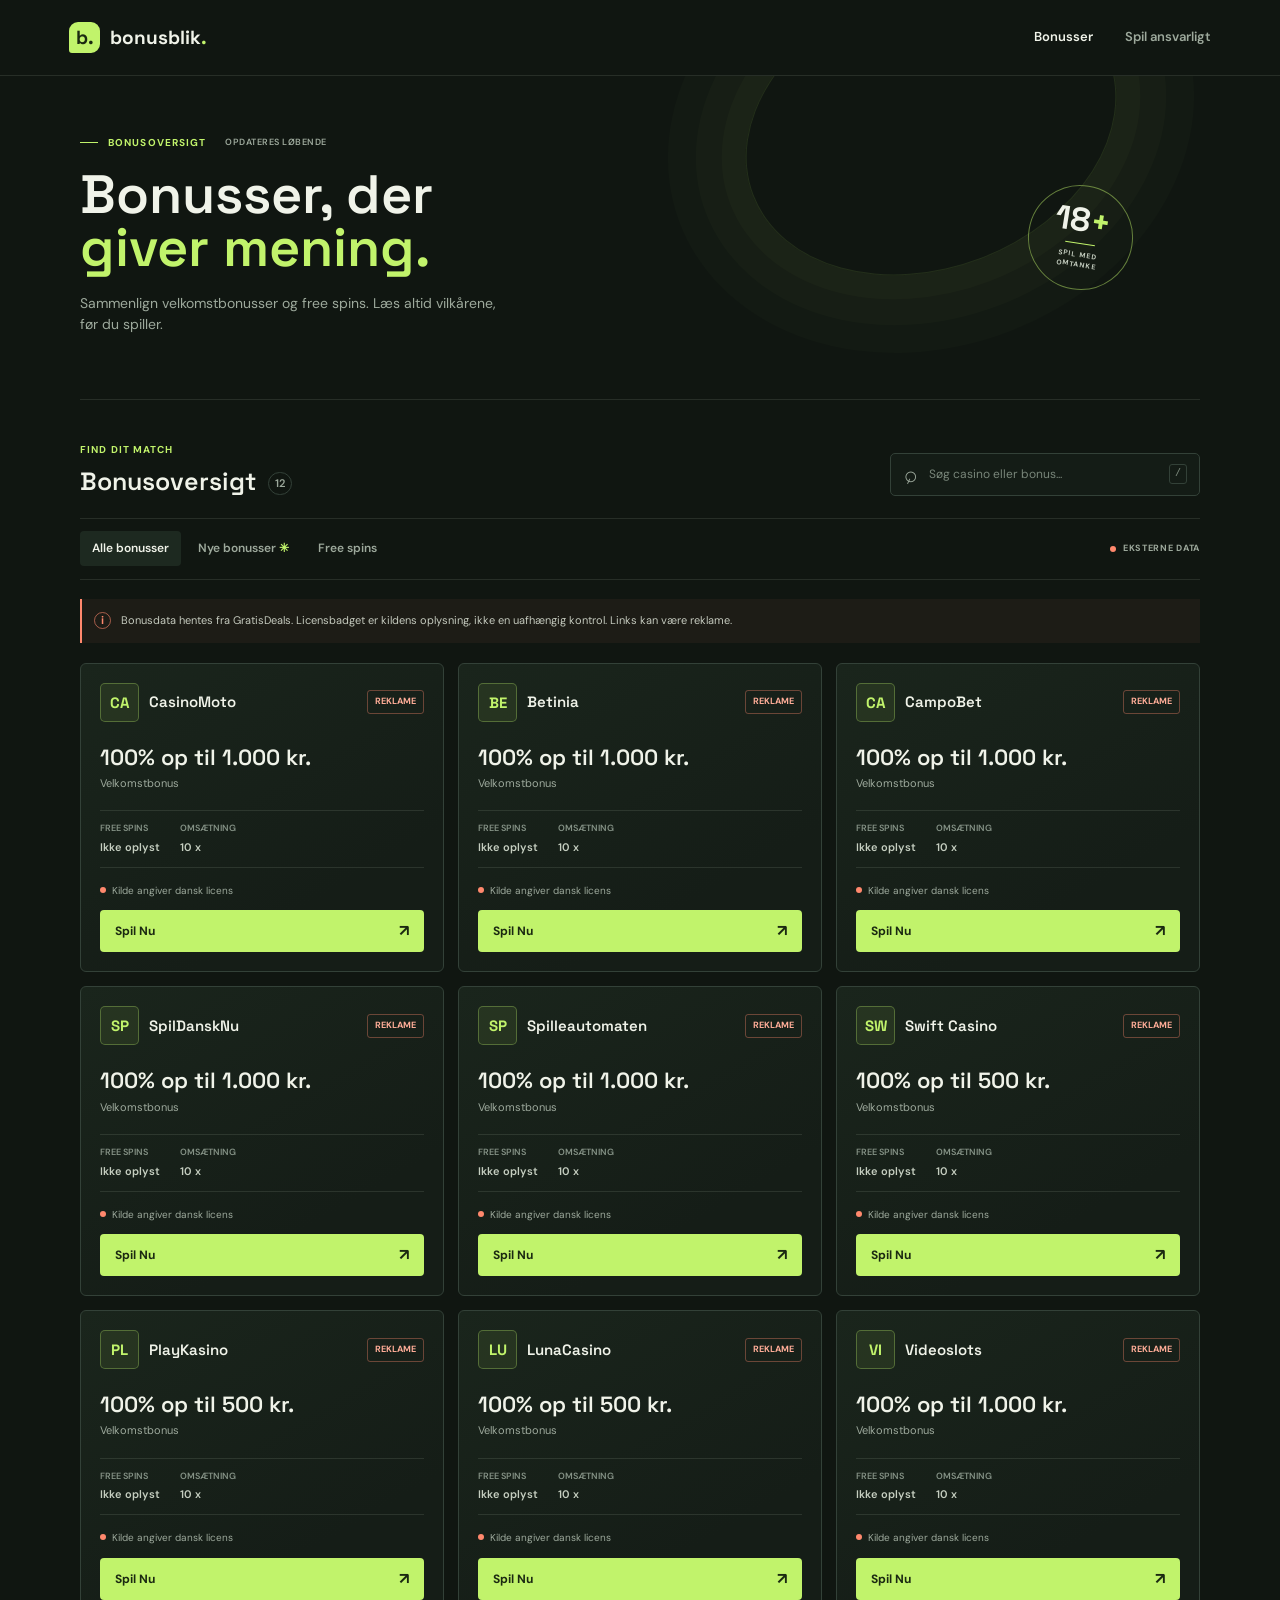
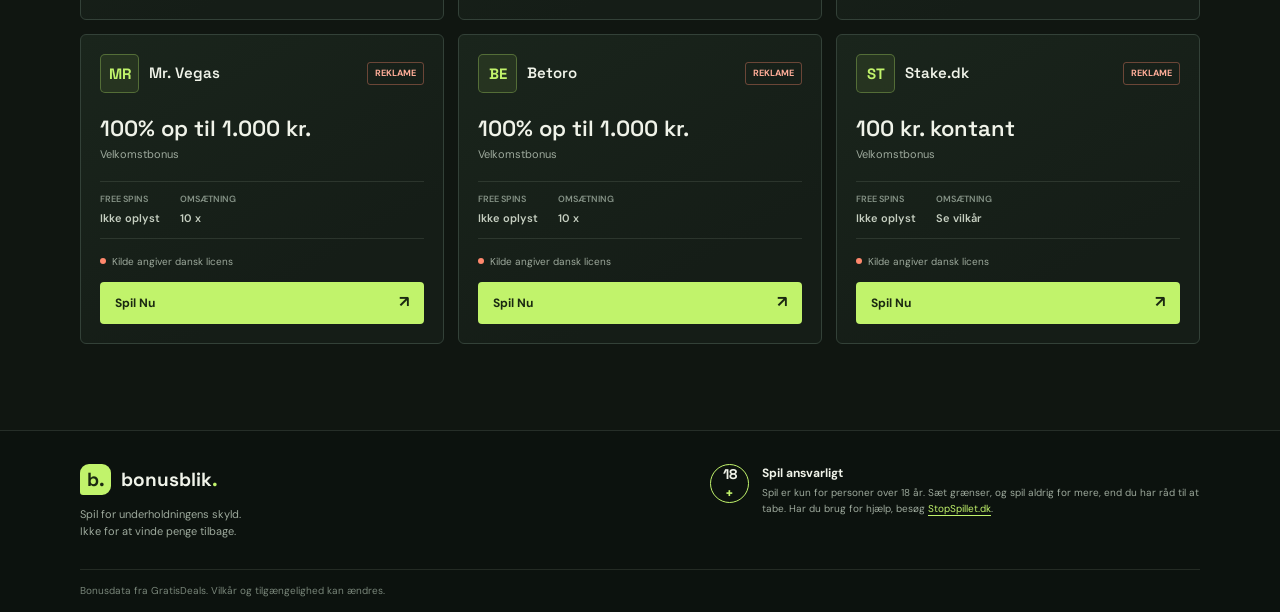
<file: index.html>
<!doctype html>
<html lang="da">
<head>
  <meta charset="utf-8">
  <meta name="viewport" content="width=device-width, initial-scale=1">
  <meta name="theme-color" content="#101611">
  <meta name="description" content="Sammenlign casino-bonusser, free spins og vilkår. Spil ansvarligt og vær 18+. ">
  <title>Bonusblik | Sammenlign casino-bonusser</title>
  <link rel="preconnect" href="https://fonts.googleapis.com">
  <link rel="preconnect" href="https://fonts.gstatic.com" crossorigin>
  <link href="https://fonts.googleapis.com/css2?family=DM+Sans:wght@400;500;600;700&family=Space+Grotesk:wght@500;600;700&display=swap" rel="stylesheet">
  <link rel="stylesheet" href="style.css">
  <script src="script.js" defer></script>
</head>
<body>
  <header class="site-header">
    <a class="wordmark" href="index.html" aria-label="Bonusblik, forsiden">
      <span class="brand-mark" aria-hidden="true">b.</span>
      <span>bonusblik<span class="wordmark-dot">.</span></span>
    </a>
    <nav class="header-nav" aria-label="Hovednavigation">
      <a class="nav-link is-current" href="index.html">Bonusser</a>
      <a class="nav-link" href="#ansvarlig">Spil ansvarligt</a>
    </nav>
  </header>

  <main>
    <section class="intro" aria-labelledby="page-title">
      <div class="intro-copy">
        <p class="eyebrow"><span class="eyebrow-line"></span> BONUSOVERSIGT <span class="eyebrow-date" id="updated-label">OPDATERES LØBENDE</span></p>
        <h1 id="page-title">Bonusser, der<br><span>giver mening.</span></h1>
        <p class="intro-text">Sammenlign velkomstbonusser og free spins. Læs altid vilkårene, før du spiller.</p>
      </div>
      <div class="intro-stamp" aria-label="18 plus, spil med omtanke">
        <span class="stamp-age">18<span>+</span></span>
        <span class="stamp-rule"></span>
        <span class="stamp-copy">SPIL MED<br>OMTANKE</span>
      </div>
    </section>

    <section class="bonus-section" aria-labelledby="bonus-heading">
      <div class="section-heading">
        <div>
          <p class="section-kicker">FIND DIT MATCH</p>
          <h2 id="bonus-heading">Bonusoversigt <span class="result-count" id="result-count">0</span></h2>
        </div>
        <label class="search-box">
          <span class="search-icon" aria-hidden="true">⌕</span>
          <span class="visually-hidden">Søg efter casino eller bonus</span>
          <input id="bonus-search" type="search" placeholder="Søg casino eller bonus..." autocomplete="off">
          <kbd>/</kbd>
        </label>
      </div>

      <div class="toolbar">
        <div class="filter-group" role="group" aria-label="Filtrer bonusser">
          <button class="filter-button is-active" type="button" data-filter="all" aria-pressed="true">Alle bonusser</button>
          <button class="filter-button" type="button" data-filter="new" aria-pressed="false">Nye bonusser <span class="filter-spark" aria-hidden="true">✳</span></button>
          <button class="filter-button" type="button" data-filter="spins" aria-pressed="false">Free spins</button>
        </div>
        <span class="demo-note"><span class="demo-dot"></span> EKSTERNE DATA</span>
      </div>

      <div class="demo-banner" role="note">
        <span class="demo-banner-icon" aria-hidden="true">i</span>
        <p>Bonusdata hentes fra GratisDeals. Licensbadget er kildens oplysning, ikke en uafhængig kontrol. Links kan være reklame.</p>
      </div>

      <div class="bonus-grid" id="bonus-grid" aria-live="polite"></div>
      <div class="empty-state" id="empty-state" hidden>
        <span class="empty-icon" aria-hidden="true">⌕</span>
        <h3>Ingen bonusser fundet</h3>
        <p>Prøv en anden søgning eller vælg et andet filter.</p>
        <button class="text-button" id="clear-search" type="button">Nulstil filtre</button>
      </div>
    </section>
  </main>

  <footer class="site-footer" id="ansvarlig">
    <div class="footer-main">
      <div class="footer-brand">
        <a class="wordmark" href="index.html"><span class="brand-mark" aria-hidden="true">b.</span><span>bonusblik<span class="wordmark-dot">.</span></span></a>
        <p>Spil for underholdningens skyld.<br>Ikke for at vinde penge tilbage.</p>
      </div>
      <div class="footer-responsible">
        <span class="footer-18" aria-label="18 plus">18<span>+</span></span>
        <div>
          <strong>Spil ansvarligt</strong>
          <p>Spil er kun for personer over 18 år. Sæt grænser, og spil aldrig for mere, end du har råd til at tabe. Har du brug for hjælp, besøg <a href="https://www.stopspillet.dk/" target="_blank" rel="noopener noreferrer">StopSpillet.dk</a>.</p>
        </div>
      </div>
    </div>
    <div class="footer-bottom"><span>Bonusdata fra GratisDeals. Vilkår og tilgængelighed kan ændres.</span></div>
  </footer>
</body>
</html>
</file>
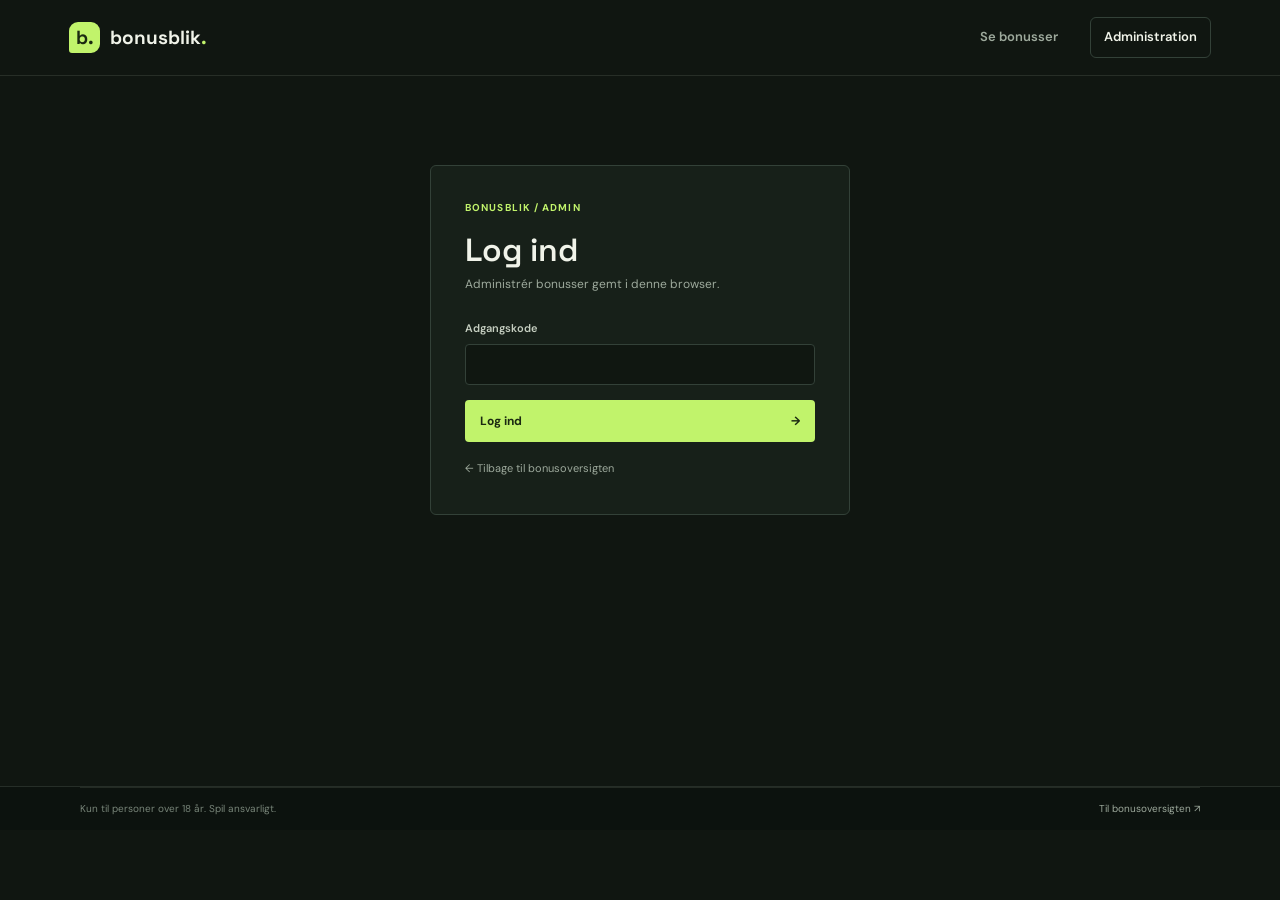
<file: admin.html>
<!doctype html>
<html lang="da">
<head>
  <meta charset="utf-8">
  <meta name="viewport" content="width=device-width, initial-scale=1">
  <meta name="theme-color" content="#101611">
  <title>Administration | Bonusblik</title>
  <link rel="preconnect" href="https://fonts.googleapis.com">
  <link rel="preconnect" href="https://fonts.gstatic.com" crossorigin>
  <link href="https://fonts.googleapis.com/css2?family=DM+Sans:wght@400;500;600;700&family=Space+Grotesk:wght@500;600;700&display=swap" rel="stylesheet">
  <link rel="stylesheet" href="style.css">
  <script src="auth.js" defer></script>
  <script src="script.js" defer></script>
</head>
<body class="admin-page">
  <header class="site-header">
    <a class="wordmark" href="index.html" aria-label="Bonusblik, forsiden"><span class="brand-mark" aria-hidden="true">b.</span><span>bonusblik<span class="wordmark-dot">.</span></span></a>
    <nav class="header-nav" aria-label="Hovednavigation">
      <a class="nav-link" href="index.html">Se bonusser</a>
      <a class="nav-admin is-current" href="admin.html">Administration</a>
    </nav>
  </header>

  <main class="admin-main">
    <section class="login-panel" id="login-panel" aria-labelledby="login-title">
      <p class="section-kicker">BONUSBLIK / ADMIN</p>
      <h1 id="login-title">Log ind</h1>
      <p class="panel-subtitle">Administrér bonusser gemt i denne browser.</p>
      <form id="login-form" class="login-form">
        <label for="admin-password">Adgangskode</label>
        <input id="admin-password" name="password" type="password" autocomplete="current-password" required>
        <p class="form-error" id="login-error" role="alert" hidden>Forkert adgangskode. Prøv igen.</p>
        <button class="primary-button login-submit" type="submit">Log ind <span aria-hidden="true">→</span></button>
      </form>
      <a class="back-link" href="index.html">← Tilbage til bonusoversigten</a>
    </section>

    <section class="admin-dashboard" id="admin-dashboard" hidden>
      <div class="admin-heading">
        <div>
          <p class="section-kicker">BONUSBLIK / ADMIN</p>
          <h1>Bonusser</h1>
          <p class="panel-subtitle">Ændringer gemmes lokalt i denne browser.</p>
        </div>
        <button class="secondary-button" id="logout-button" type="button">Log ud <span aria-hidden="true">↗</span></button>
      </div>

      <div class="admin-notice" role="note"><strong>Demo-administration.</strong> Licensstatus skal kontrolleres i Spillemyndighedens register. Brug serverbaseret login og database før offentlig brug.</div>

      <div class="admin-layout">
        <section class="admin-table-section" aria-labelledby="table-title">
          <div class="admin-section-title"><h2 id="table-title">Alle bonusser <span class="result-count" id="admin-count">0</span></h2></div>
          <div class="table-scroll">
            <table class="bonus-table">
              <thead><tr><th>Casino</th><th>Bonus</th><th>Free spins</th><th>Licens</th><th>Handlinger</th></tr></thead>
              <tbody id="admin-bonus-list"></tbody>
            </table>
          </div>
          <p class="table-empty" id="admin-empty" hidden>Ingen bonusser endnu. Tilføj en i formularen.</p>
        </section>

        <section class="editor-section" aria-labelledby="form-title">
          <div class="admin-section-title"><h2 id="form-title">Tilføj bonus</h2><button class="reset-form" id="reset-form" type="button" aria-label="Ryd formular">Ryd</button></div>
          <form id="bonus-form" class="bonus-form">
            <input id="bonus-id" name="id" type="hidden">
            <label for="casino-name">Casino-navn <span>*</span></label>
            <input id="casino-name" name="casinoName" type="text" maxlength="60" required>
            <label for="bonus-offer">Bonusdetaljer <span>*</span></label>
            <input id="bonus-offer" name="offer" type="text" maxlength="100" placeholder="Fx 100 % op til 1.000 kr." required>
            <div class="form-row">
              <div><label for="free-spins">Free spins</label><input id="free-spins" name="freeSpins" type="number" min="0" max="10000" value="0"></div>
              <div><label for="wagering">Omsætningskrav</label><input id="wagering" name="wagering" type="text" maxlength="40" placeholder="Fx 10x bonus"></div>
            </div>
            <label for="bonus-url">Tilbudslink</label>
            <input id="bonus-url" name="url" type="url" placeholder="https://..." inputmode="url">
            <label class="check-row" for="is-new"><input id="is-new" name="isNew" type="checkbox"><span>Markér som ny bonus</span></label>
            <label class="check-row license-check" for="license-verified"><input id="license-verified" name="licenseVerified" type="checkbox"><span>Dansk licens kontrolleret</span></label>
            <p class="form-help">Sæt kun licensfluebenet efter kontrol af casinoets aktuelle tilladelse.</p>
            <button class="primary-button save-button" type="submit">Gem bonus <span aria-hidden="true">→</span></button>
            <p class="save-message" id="save-message" role="status" aria-live="polite"></p>
          </form>
        </section>
      </div>
    </section>
  </main>

  <footer class="site-footer admin-footer"><div class="footer-bottom"><span>Kun til personer over 18 år. Spil ansvarligt.</span><a href="index.html">Til bonusoversigten ↗</a></div></footer>
</body>
</html>
</file>
<file: style.css>
:root {
  color-scheme: dark;
  --page: #101611;
  --surface: #172019;
  --surface-raised: #1d2920;
  --line: #334138;
  --text: #f0f3e9;
  --muted: #9da99c;
  --soft: #c5cec0;
  --lime: #c1f36b;
  --lime-ink: #1b2911;
  --coral: #ff886d;
  --font-body: "DM Sans", "Avenir Next", sans-serif;
  --font-display: "Space Grotesk", "Avenir Next", sans-serif;
}

* { box-sizing: border-box; }
html { scroll-behavior: smooth; }
body { margin: 0; background: var(--page); color: var(--text); font-family: var(--font-body); font-size: 15px; line-height: 1.55; }
button, input { font: inherit; }
button, a { -webkit-tap-highlight-color: transparent; }
a { color: inherit; }
[hidden] { display: none !important; }
.visually-hidden { position: absolute; width: 1px; height: 1px; padding: 0; margin: -1px; overflow: hidden; clip: rect(0, 0, 0, 0); white-space: nowrap; border: 0; }

.site-header { min-height: 76px; padding: 0 max(5.4vw, 24px); display: flex; align-items: center; justify-content: space-between; border-bottom: 1px solid rgba(200, 219, 194, .12); }
.wordmark { display: inline-flex; align-items: center; gap: 10px; text-decoration: none; font-family: var(--font-display); font-size: 19px; font-weight: 700; letter-spacing: 0; }
.brand-mark { display: grid; width: 31px; height: 31px; place-items: center; border-radius: 9px 9px 9px 3px; background: var(--lime); color: var(--lime-ink); font-size: 19px; line-height: 1; }
.wordmark-dot { color: var(--lime); }
.header-nav { display: flex; align-items: center; gap: 32px; }
.nav-link, .nav-admin { color: var(--muted); text-decoration: none; font-size: 13px; font-weight: 600; transition: color .18s ease; }
.nav-link:hover, .nav-link.is-current, .nav-admin:hover, .nav-admin.is-current { color: var(--text); }
.nav-admin { padding: 9px 13px; border: 1px solid var(--line); border-radius: 6px; }
.nav-admin span { margin-right: 5px; color: var(--lime); }

main { width: min(1120px, calc(100% - 48px)); margin-inline: auto; }
.intro { min-height: 324px; position: relative; display: flex; align-items: center; justify-content: space-between; overflow: hidden; border-bottom: 1px solid rgba(200, 219, 194, .12); }
.intro::after { content: ""; position: absolute; z-index: -1; width: 380px; height: 280px; right: 7%; top: -90px; border: 1px solid rgba(193, 243, 107, .11); border-radius: 50%; box-shadow: 0 0 0 24px rgba(193, 243, 107, .025), 0 0 0 50px rgba(193, 243, 107, .02), 0 0 0 78px rgba(193, 243, 107, .015); transform: rotate(-21deg); }
.intro-copy { padding: 45px 0 49px; }
.eyebrow, .section-kicker { margin: 0 0 17px; color: var(--lime); font-size: 10px; font-weight: 700; letter-spacing: 1.1px; }
.eyebrow { display: flex; align-items: center; gap: 10px; }
.eyebrow-line { display: inline-block; width: 18px; height: 1px; background: var(--lime); }
.eyebrow-date { margin-left: 9px; color: var(--muted); font-size: 9px; font-weight: 600; letter-spacing: .5px; }
h1, h2, h3, p { margin-top: 0; }
.intro h1 { margin: 0; font: 600 54px/.99 var(--font-display); letter-spacing: 0; }
.intro h1 span { color: var(--lime); }
.intro-text { max-width: 430px; margin: 18px 0 0; color: var(--muted); font-size: 14px; }
.intro-stamp { width: 105px; height: 105px; margin-right: 6%; display: flex; flex-direction: column; align-items: center; justify-content: center; border: 1px solid rgba(193, 243, 107, .48); border-radius: 50%; transform: rotate(9deg); }
.stamp-age { font: 700 33px/.9 var(--font-display); }
.stamp-age span, .footer-18 span { color: var(--lime); }
.stamp-rule { width: 30px; height: 1px; margin: 8px 0 6px; background: var(--lime); }
.stamp-copy { color: var(--soft); font-size: 7px; font-weight: 700; line-height: 1.35; letter-spacing: 1px; text-align: center; }

.bonus-section { padding: 42px 0 86px; }
.section-heading { display: flex; align-items: flex-end; justify-content: space-between; gap: 24px; }
.section-heading .section-kicker, .admin-section-title .section-kicker { margin-bottom: 8px; }
.section-heading h2, .admin-section-title h2 { margin: 0; font: 600 25px/1.2 var(--font-display); letter-spacing: 0; }
.result-count { display: inline-grid; min-width: 23px; height: 23px; margin-left: 6px; padding: 0 6px; place-items: center; vertical-align: 3px; border: 1px solid var(--line); border-radius: 12px; color: var(--muted); font: 600 11px/1 var(--font-body); }
.search-box { width: min(310px, 42%); height: 43px; display: flex; align-items: center; gap: 10px; padding: 0 12px; border: 1px solid var(--line); border-radius: 5px; background: #141c16; color: var(--muted); }
.search-icon { font-size: 23px; line-height: 1; transform: rotate(-20deg); }
.search-box input { width: 100%; min-width: 0; border: 0; outline: 0; background: transparent; color: var(--text); font-size: 12px; }
.search-box input::placeholder { color: #788579; }
.search-box kbd { min-width: 18px; padding: 1px 4px; border: 1px solid var(--line); border-radius: 3px; color: #829083; font-size: 10px; text-align: center; }
.search-box:focus-within { border-color: var(--lime); }
.toolbar { min-height: 62px; margin-top: 22px; display: flex; align-items: center; justify-content: space-between; border-top: 1px solid rgba(200, 219, 194, .12); border-bottom: 1px solid rgba(200, 219, 194, .12); }
.filter-group { display: flex; align-items: center; gap: 5px; }
.filter-button { padding: 8px 12px; border: 0; border-radius: 4px; background: transparent; color: var(--muted); cursor: pointer; font-size: 12px; font-weight: 600; transition: background .18s ease, color .18s ease; }
.filter-button:hover { color: var(--text); }
.filter-button.is-active { background: var(--surface-raised); color: var(--text); }
.filter-spark { color: var(--lime); }
.demo-note { display: inline-flex; align-items: center; gap: 7px; color: var(--muted); font-size: 9px; font-weight: 700; letter-spacing: .7px; }
.demo-dot { width: 6px; height: 6px; border-radius: 50%; background: var(--coral); }
.demo-banner { min-height: 44px; margin: 19px 0 20px; padding: 9px 12px; display: flex; align-items: center; gap: 10px; border-left: 2px solid var(--coral); background: rgba(255, 136, 109, .055); }
.demo-banner-icon { flex: 0 0 17px; width: 17px; height: 17px; border: 1px solid rgba(255, 136, 109, .6); border-radius: 50%; color: var(--coral); font-size: 11px; font-weight: 700; line-height: 15px; text-align: center; }
.demo-banner p { margin: 0; color: #c4c9bd; font-size: 11px; }
.bonus-grid { display: grid; grid-template-columns: repeat(3, minmax(0, 1fr)); gap: 14px; }
.bonus-card { min-width: 0; min-height: 270px; padding: 19px; display: flex; flex-direction: column; border: 1px solid var(--line); border-radius: 6px; background: linear-gradient(150deg, #1a251c 0%, #151d17 72%); transition: border-color .2s ease, transform .2s ease; animation: card-in .38s both; }
.bonus-card:hover { border-color: #687b62; transform: translateY(-2px); }
@keyframes card-in { from { opacity: 0; transform: translateY(8px); } to { opacity: 1; transform: translateY(0); } }
.card-top { display: flex; align-items: center; justify-content: space-between; gap: 10px; }
.casino-identity { min-width: 0; display: flex; align-items: center; gap: 10px; }
.casino-monogram { flex: 0 0 39px; width: 39px; height: 39px; display: grid; place-items: center; border: 1px solid rgba(193, 243, 107, .3); border-radius: 5px; background: rgba(193, 243, 107, .08); color: var(--lime); font: 700 15px var(--font-display); }
.casino-name { overflow: hidden; color: var(--text); font: 600 15px/1.2 var(--font-display); text-overflow: ellipsis; white-space: nowrap; }
.card-tag { flex: 0 0 auto; padding: 4px 7px; border: 1px solid rgba(255, 136, 109, .36); border-radius: 3px; color: #ffad98; font-size: 9px; font-weight: 700; }
.card-tag.is-new { border-color: rgba(193, 243, 107, .32); color: var(--lime); }
.card-offer { margin: 23px 0 5px; font: 600 22px/1.15 var(--font-display); letter-spacing: 0; }
.card-subtitle { margin: 0; color: var(--muted); font-size: 11px; }
.card-details { margin: 18px 0 15px; padding: 11px 0; display: flex; gap: 20px; border-top: 1px solid rgba(200, 219, 194, .12); border-bottom: 1px solid rgba(200, 219, 194, .12); }
.detail-item { min-width: 0; }
.detail-label { display: block; margin-bottom: 3px; color: #859286; font-size: 9px; font-weight: 600; }
.detail-value { overflow: hidden; display: block; color: var(--soft); font-size: 11px; font-weight: 600; text-overflow: ellipsis; white-space: nowrap; }
.license-status { margin-top: auto; padding-bottom: 12px; color: var(--muted); font-size: 10px; }
.license-status::before { content: ""; display: inline-block; width: 6px; height: 6px; margin: 0 6px 1px 0; border-radius: 50%; background: var(--coral); }
.license-status.is-verified { color: #c5e99a; }
.license-status.is-verified::before { background: var(--lime); }
.primary-button { min-height: 42px; padding: 0 15px; display: inline-flex; align-items: center; justify-content: space-between; gap: 18px; border: 0; border-radius: 4px; background: var(--lime); color: var(--lime-ink); cursor: pointer; font-size: 12px; font-weight: 700; text-decoration: none; transition: background .18s ease, transform .18s ease; }
.primary-button:hover:not(:disabled) { background: #d3ff8a; transform: translateY(-1px); }
.primary-button:disabled { background: #38453a; color: #a0aa9f; cursor: not-allowed; }
.card-cta { width: 100%; }
.card-cta span { font-size: 16px; }
.empty-state { padding: 56px 20px; text-align: center; }
.empty-icon { color: var(--lime); font-size: 30px; }
.empty-state h3 { margin: 11px 0 5px; font: 600 19px var(--font-display); }
.empty-state p { margin-bottom: 14px; color: var(--muted); font-size: 13px; }
.text-button, .reset-form { padding: 4px 0; border: 0; background: none; color: var(--lime); cursor: pointer; font-size: 12px; font-weight: 700; }

.site-footer { padding: 33px max(5.4vw, 24px) 0; border-top: 1px solid rgba(200, 219, 194, .14); background: #0c120e; }
.footer-main { width: min(1120px, 100%); margin: 0 auto; padding-bottom: 28px; display: flex; justify-content: space-between; gap: 40px; }
.footer-brand p { margin: 11px 0 0; color: var(--muted); font-size: 11px; line-height: 1.6; }
.footer-responsible { max-width: 490px; display: flex; align-items: flex-start; gap: 13px; }
.footer-18 { flex: 0 0 39px; width: 39px; height: 39px; display: grid; place-items: center; border: 1px solid var(--lime); border-radius: 50%; font: 700 14px var(--font-display); }
.footer-responsible strong { display: block; margin-bottom: 3px; font-size: 12px; }
.footer-responsible p { margin: 0; color: var(--muted); font-size: 10px; }
.footer-responsible p a { color: var(--lime); text-underline-offset: 3px; }
.footer-bottom { width: min(1120px, 100%); min-height: 43px; margin: 0 auto; display: flex; align-items: center; justify-content: space-between; gap: 20px; border-top: 1px solid rgba(200, 219, 194, .12); color: #788579; font-size: 10px; }
.footer-bottom a { color: var(--muted); text-decoration: none; }
.footer-bottom a:hover { color: var(--lime); }

.admin-main { min-height: calc(100vh - 190px); padding-top: 54px; padding-bottom: 72px; }
.login-panel { width: min(420px, 100%); margin: 35px auto; padding: 34px; border: 1px solid var(--line); border-radius: 6px; background: var(--surface); }
.login-panel h1, .admin-heading h1 { margin: 0 0 7px; font: 600 32px/1.1 var(--font-display); }
.panel-subtitle { margin: 0; color: var(--muted); font-size: 12px; }
.login-form { margin-top: 27px; }
.login-form label, .bonus-form > label:not(.check-row), .form-row label { display: block; margin-bottom: 7px; color: var(--soft); font-size: 11px; font-weight: 600; }
.login-form input, .bonus-form input:not([type="checkbox"]), .form-row input { width: 100%; min-height: 41px; padding: 9px 10px; border: 1px solid var(--line); border-radius: 4px; outline: 0; background: #101711; color: var(--text); font-size: 12px; }
.login-form input:focus, .bonus-form input:focus { border-color: var(--lime); }
.login-submit { width: 100%; margin-top: 15px; }
.form-error { margin: 8px 0 0; color: #ffad98; font-size: 11px; }
.back-link { display: inline-block; margin-top: 18px; color: var(--muted); font-size: 11px; text-decoration: none; }
.back-link:hover { color: var(--lime); }
.admin-heading { display: flex; align-items: center; justify-content: space-between; gap: 20px; }
.admin-heading .section-kicker { margin-bottom: 10px; }
.secondary-button { min-height: 38px; padding: 0 12px; border: 1px solid var(--line); border-radius: 4px; background: transparent; color: var(--soft); cursor: pointer; font-size: 11px; font-weight: 600; }
.secondary-button:hover { border-color: var(--lime); color: var(--lime); }
.admin-notice { margin: 25px 0; padding: 11px 13px; border-left: 2px solid var(--coral); background: rgba(255, 136, 109, .055); color: var(--muted); font-size: 11px; }
.admin-notice strong { color: #ffad98; }
.admin-layout { display: grid; grid-template-columns: minmax(0, 1.6fr) minmax(280px, .8fr); gap: 29px; align-items: start; }
.admin-table-section, .editor-section { min-width: 0; }
.admin-section-title { min-height: 43px; margin-bottom: 13px; display: flex; align-items: center; justify-content: space-between; gap: 12px; }
.admin-section-title h2 { font-size: 18px; }
.table-scroll { overflow-x: auto; border: 1px solid var(--line); border-radius: 5px; }
.bonus-table { width: 100%; border-collapse: collapse; text-align: left; }
.bonus-table th { padding: 10px 11px; background: #19231b; color: #aab5a8; font-size: 9px; font-weight: 700; white-space: nowrap; }
.bonus-table td { padding: 11px; border-top: 1px solid rgba(200, 219, 194, .1); color: var(--soft); font-size: 10px; vertical-align: middle; }
.bonus-table tbody tr:hover { background: rgba(255, 255, 255, .018); }
.table-casino { color: var(--text); font-weight: 700; }
.table-status { color: var(--muted); white-space: nowrap; }
.table-status::before { content: ""; display: inline-block; width: 6px; height: 6px; margin-right: 5px; border-radius: 50%; background: var(--coral); }
.table-status.is-verified::before { background: var(--lime); }
.table-actions { display: flex; gap: 9px; white-space: nowrap; }
.table-actions button { padding: 2px 0; border: 0; background: none; color: var(--lime); cursor: pointer; font-size: 10px; }
.table-actions .delete-action { color: #ff9a84; }
.table-empty { padding: 15px; border: 1px solid var(--line); color: var(--muted); font-size: 11px; }
.editor-section { padding: 17px; border: 1px solid var(--line); border-radius: 5px; background: var(--surface); }
.editor-section .admin-section-title { min-height: auto; margin-bottom: 17px; }
.bonus-form > label:not(.check-row) { margin-top: 13px; }
.bonus-form > label span { color: var(--lime); }
.form-row { margin-top: 13px; display: grid; grid-template-columns: 1fr 1fr; gap: 10px; }
.check-row { margin-top: 15px; display: flex; align-items: center; gap: 9px; color: var(--soft); cursor: pointer; font-size: 11px; }
.check-row input { width: 15px; height: 15px; margin: 0; accent-color: var(--lime); }
.license-check { margin-top: 11px; }
.form-help { margin: 7px 0 0 24px; color: #839083; font-size: 9px; }
.save-button { width: 100%; margin-top: 19px; }
.save-message { min-height: 15px; margin: 8px 0 0; color: var(--lime); font-size: 10px; }
.admin-footer { padding-top: 0; }
.admin-footer .footer-bottom { width: min(1120px, 100%); }

:focus-visible { outline: 2px solid var(--lime); outline-offset: 3px; }

@media (max-width: 780px) {
  .bonus-grid { grid-template-columns: repeat(2, minmax(0, 1fr)); }
  .admin-layout { grid-template-columns: 1fr; }
  .editor-section { max-width: 560px; }
  .intro::after { right: -9%; }
  .intro-stamp { margin-right: 3%; }
}

@media (max-width: 560px) {
  .site-header { min-height: 65px; padding-inline: 18px; }
  .header-nav { gap: 12px; }
  .header-nav .nav-link { display: none; }
  .nav-admin { padding: 7px 9px; font-size: 11px; }
  main { width: calc(100% - 36px); }
  .intro { min-height: 270px; }
  .intro-copy { padding: 38px 0; }
  .intro h1 { font-size: 43px; }
  .eyebrow { flex-wrap: wrap; font-size: 9px; }
  .eyebrow-date { margin-left: 4px; }
  .intro-text { max-width: 310px; padding-right: 5px; font-size: 12px; }
  .intro-stamp { width: 73px; height: 73px; margin: 0 -3px 4px 10px; flex: 0 0 73px; }
  .stamp-age { font-size: 25px; }
  .stamp-rule { width: 22px; margin: 5px 0 4px; }
  .stamp-copy { font-size: 6px; }
  .bonus-section { padding: 32px 0 55px; }
  .section-heading { align-items: stretch; flex-direction: column; gap: 16px; }
  .section-heading h2 { font-size: 22px; }
  .search-box { width: 100%; }
  .toolbar { min-height: 58px; margin-top: 16px; gap: 6px; }
  .filter-group { gap: 0; }
  .filter-button { padding: 8px 7px; font-size: 10px; }
  .demo-note { font-size: 8px; }
  .demo-banner { align-items: flex-start; }
  .demo-banner p { font-size: 10px; }
  .bonus-grid { grid-template-columns: 1fr; gap: 10px; }
  .bonus-card { min-height: 250px; padding: 16px; }
  .card-offer { margin-top: 19px; font-size: 21px; }
  .site-footer { padding: 26px 18px 0; }
  .footer-main { flex-direction: column; gap: 24px; }
  .footer-bottom { min-height: 52px; align-items: flex-start; justify-content: center; flex-direction: column; gap: 1px; padding: 8px 0; font-size: 9px; }
  .login-panel { margin: 18px auto; padding: 25px 20px; }
  .admin-main { padding-top: 30px; padding-bottom: 44px; }
  .admin-heading h1 { font-size: 27px; }
  .admin-layout { gap: 23px; }
  .admin-table-section { margin-inline: -1px; }
  .bonus-table th, .bonus-table td { padding: 9px 8px; }
  .admin-footer { padding-inline: 18px; }
}

@media (prefers-reduced-motion: reduce) {
  *, *::before, *::after { scroll-behavior: auto !important; animation-duration: .01ms !important; animation-iteration-count: 1 !important; transition-duration: .01ms !important; }
}
</file>
